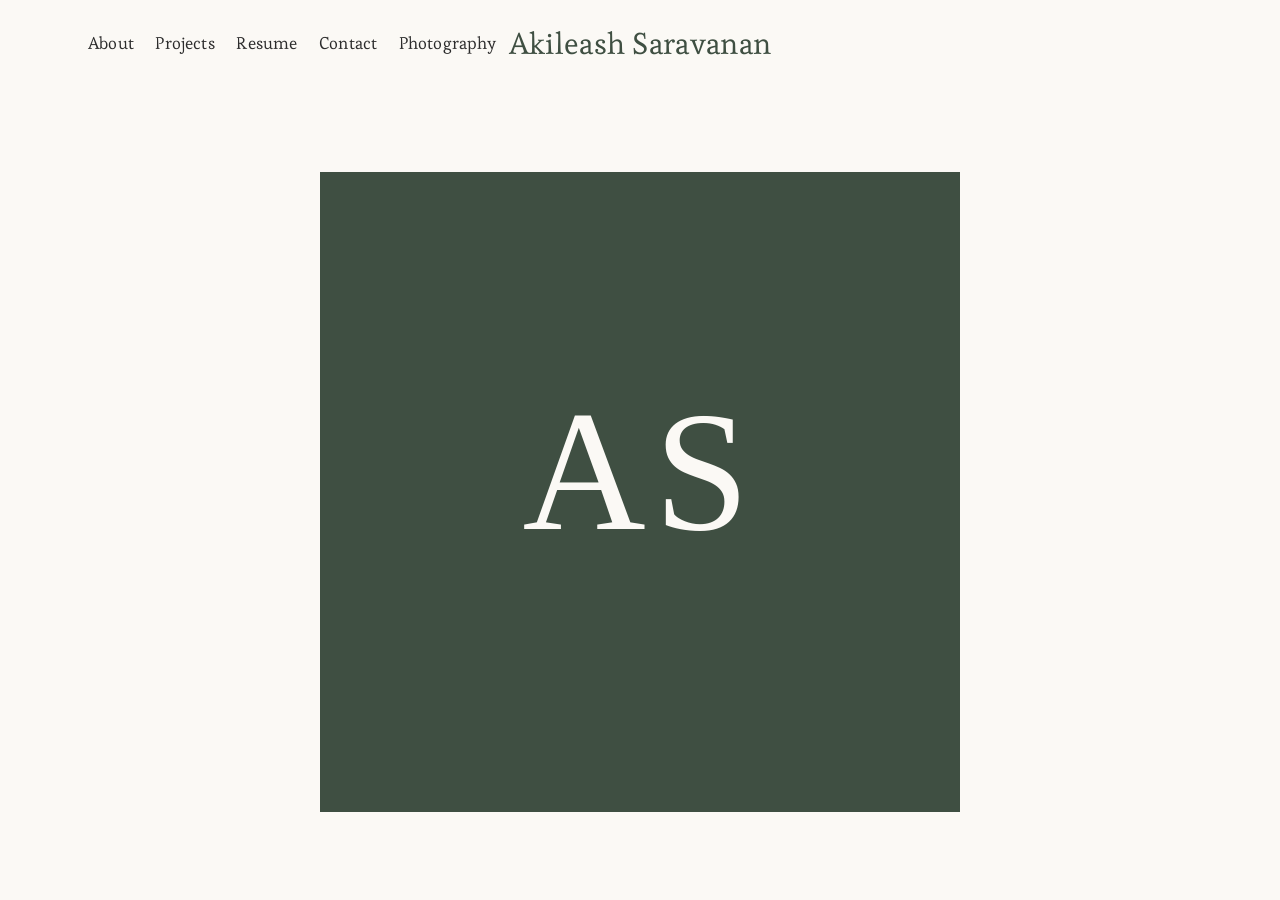
<file: index.html>
<!DOCTYPE html>
<html lang="en">
  <head>
    <meta charset="UTF-8" />
    <meta name="viewport" content="width=device-width, initial-scale=1" />
    <title>Akileash Saravanan</title>
    <meta
      name="description"
      content="Akileash Saravanan - Electrical Engineering (Co-op) student at the University of Alberta. Edmonton, Alberta."
    />
    <link rel="preconnect" href="https://fonts.googleapis.com" />
    <link rel="preconnect" href="https://fonts.gstatic.com" crossorigin />
    <link
      href="https://fonts.googleapis.com/css2?family=Esteban&family=Poppins:wght@400;500;600&display=swap"
      rel="stylesheet"
    />
    <link rel="stylesheet" href="css/styles.css" />
  </head>
  <body class="page-home">
    <header class="site-header">
      <nav class="site-nav" aria-label="Primary">
        <ul class="nav-list">
          <li><a href="about.html">About</a></li>
          <li><a href="projects.html">Projects</a></li>
          <li><a href="resume.html">Resume</a></li>
          <li><a href="contact.html">Contact</a></li>
          <li><a href="photography.html">Photography</a></li>
        </ul>
      </nav>
      <a class="site-title" href="index.html">Akileash Saravanan</a>
    </header>

    <main>
      <section class="hero" aria-label="Featured portrait">
        <div class="hero-frame">
          <!-- Drop your headshot at images/portrait.jpg to replace this placeholder -->
          <img
            src="images/portrait.svg"
            alt="Akileash Saravanan"
            width="1200"
            height="1200"
          />
        </div>
      </section>
    </main>

    <script src="js/main.js"></script>
  </body>
</html>
</file>
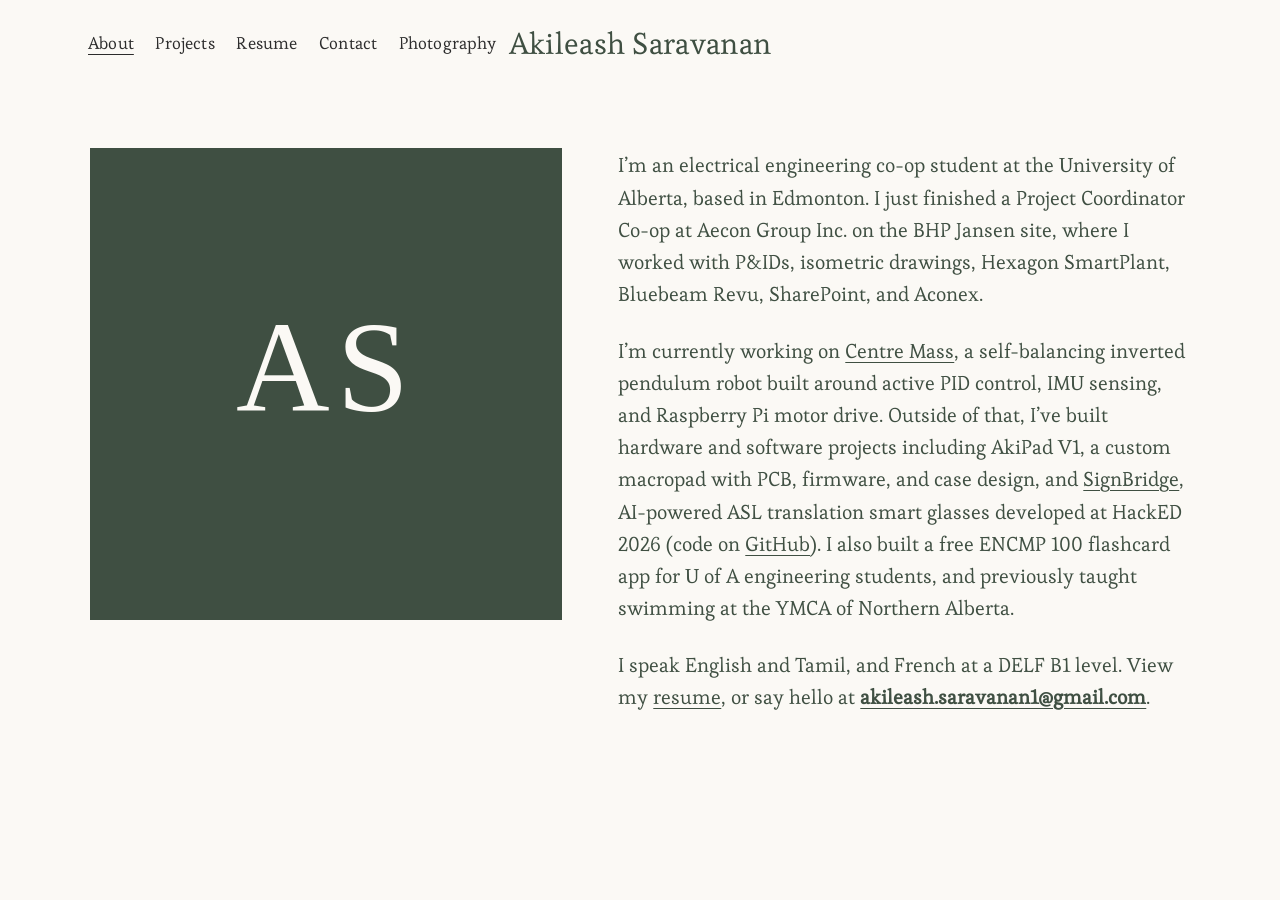
<file: about.html>
<!DOCTYPE html>
<html lang="en">
  <head>
    <meta charset="UTF-8" />
    <meta name="viewport" content="width=device-width, initial-scale=1" />
    <title>About - Akileash Saravanan</title>
    <meta
      name="description"
      content="About Akileash Saravanan - Electrical Engineering Co-op student at UAlberta."
    />
    <link rel="preconnect" href="https://fonts.googleapis.com" />
    <link rel="preconnect" href="https://fonts.gstatic.com" crossorigin />
    <link
      href="https://fonts.googleapis.com/css2?family=Esteban&family=Poppins:wght@400;500;600&display=swap"
      rel="stylesheet"
    />
    <link rel="stylesheet" href="css/styles.css" />
  </head>
  <body>
    <header class="site-header">
      <nav class="site-nav" aria-label="Primary">
        <ul class="nav-list">
          <li><a href="about.html" aria-current="page">About</a></li>
          <li><a href="projects.html">Projects</a></li>
          <li><a href="resume.html">Resume</a></li>
          <li><a href="contact.html">Contact</a></li>
          <li><a href="photography.html">Photography</a></li>
        </ul>
      </nav>
      <a class="site-title" href="index.html">Akileash Saravanan</a>
    </header>

    <main class="page-about">
      <div class="about-layout">
        <figure class="about-photo">
          <img
            src="images/about-placeholder.svg"
            alt="AS - Akileash Saravanan"
            width="800"
            height="800"
          />
        </figure>
        <div class="about-copy">
          <p>
            I’m an electrical engineering co-op student at the University of
            Alberta, based in Edmonton. I just finished a Project Coordinator
            Co-op at Aecon Group Inc. on the BHP Jansen site, where I worked
            with P&amp;IDs, isometric drawings, Hexagon SmartPlant, Bluebeam
            Revu, SharePoint, and Aconex.
          </p>
          <p>
            I’m currently working on
            <a href="projects.html">Centre Mass</a>, a self-balancing inverted
            pendulum robot built around active PID control, IMU sensing, and
            Raspberry Pi motor drive. Outside of that, I’ve built hardware and
            software projects including AkiPad V1, a custom macropad with PCB,
            firmware, and case design, and
            <a
              href="https://devpost.com/software/yeti-fc_asl-glasses"
              target="_blank"
              rel="noopener"
              >SignBridge</a
            >, AI-powered ASL translation smart glasses developed at HackED
            2026 (code on
            <a
              href="https://github.com/harsituni/yeti-hacked"
              target="_blank"
              rel="noopener"
              >GitHub</a
            >). I also built a free ENCMP 100 flashcard app for U of A
            engineering students, and previously taught swimming at the YMCA of
            Northern Alberta.
          </p>
          <p>
            I speak English and Tamil, and French at a DELF B1 level. View my
            <a href="resume.html">resume</a>, or say hello at
            <a href="mailto:akileash.saravanan1@gmail.com"
              ><strong>akileash.saravanan1@gmail.com</strong></a
            >.
          </p>
        </div>
      </div>
    </main>

    <script src="js/main.js"></script>
  </body>
</html>
</file>
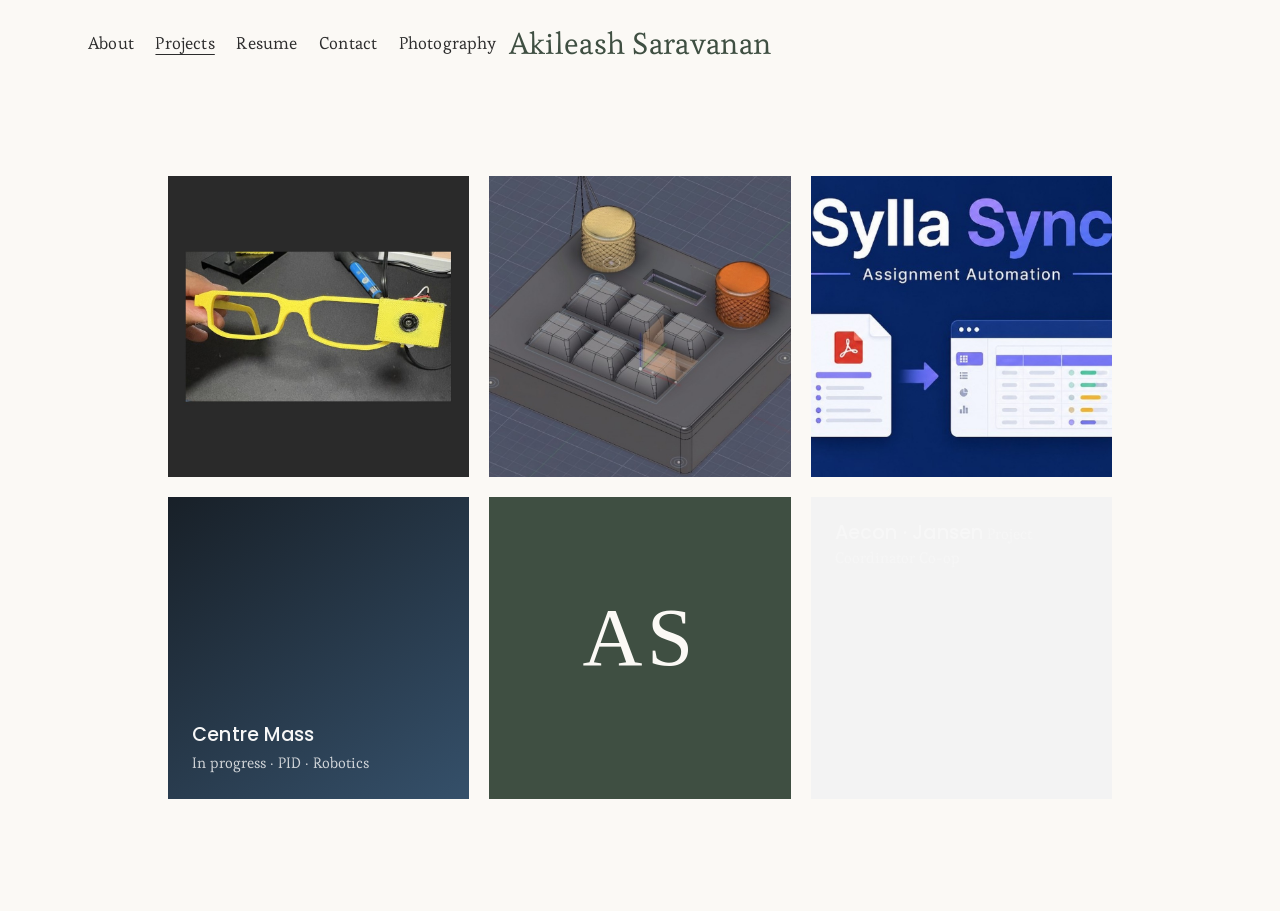
<file: projects.html>
<!DOCTYPE html>
<html lang="en">
  <head>
    <meta charset="UTF-8" />
    <meta name="viewport" content="width=device-width, initial-scale=1" />
    <title>Projects - Akileash Saravanan</title>
    <meta
      name="description"
      content="Projects by Akileash Saravanan - Sylla Sync, AkiPad, SignBridge, and more."
    />
    <link rel="preconnect" href="https://fonts.googleapis.com" />
    <link rel="preconnect" href="https://fonts.gstatic.com" crossorigin />
    <link
      href="https://fonts.googleapis.com/css2?family=Esteban&family=Poppins:wght@400;500;600&display=swap"
      rel="stylesheet"
    />
    <link rel="stylesheet" href="css/styles.css" />
  </head>
  <body>
    <header class="site-header">
      <nav class="site-nav" aria-label="Primary">
        <ul class="nav-list">
          <li><a href="about.html">About</a></li>
          <li><a href="projects.html" aria-current="page">Projects</a></li>
          <li><a href="resume.html">Resume</a></li>
          <li><a href="contact.html">Contact</a></li>
          <li><a href="photography.html">Photography</a></li>
        </ul>
      </nav>
      <a class="site-title" href="index.html">Akileash Saravanan</a>
    </header>

    <main class="page-work">
      <ul class="work-grid">
        <li class="work-card">
          <button
            type="button"
            class="work-media work-media--signbridge project-trigger"
            data-project="signbridge"
            aria-haspopup="dialog"
            aria-label="SignBridge - ASL, computer vision, HackED 2026"
          >
            <img
              src="images/signbridge.jpg"
              alt="SignBridge 3D-printed yellow ASL glasses with forward camera module"
              width="1000"
              height="1000"
            />
            <span class="work-media__caption">
              <span class="work-tile__label">SignBridge</span>
              <span class="work-tile__meta">ASL · CV · HackED 2026</span>
            </span>
          </button>
        </li>
        <li class="work-card">
          <button
            type="button"
            class="work-media project-trigger"
            data-project="akipad"
            aria-haspopup="dialog"
            aria-label="AkiPad V1 - PCB, KiCAD, KMK"
          >
            <img
              src="images/akipad.jpg"
              alt="AkiPad V1 CAD model - six keys, dual encoders, and OLED cutout"
              width="1000"
              height="1000"
            />
            <span class="work-media__caption">
              <span class="work-tile__label">AkiPad V1</span>
              <span class="work-tile__meta">PCB · KiCAD · KMK</span>
            </span>
          </button>
        </li>
        <li class="work-card">
          <button
            type="button"
            class="work-media work-media--syllasync project-trigger"
            data-project="syllasync"
            aria-haspopup="dialog"
            aria-label="Sylla Sync - Canvas, Python, Sheets"
          >
            <img
              src="images/syllasync.jpg"
              alt="Sylla Sync - Canvas to PDF to dashboard to Discord workflow"
              width="1000"
              height="1000"
            />
            <span class="work-media__caption">
              <span class="work-tile__label">Sylla Sync</span>
              <span class="work-tile__meta">Canvas · Python · Sheets</span>
            </span>
          </button>
        </li>
        <li class="work-card">
          <button
            type="button"
            class="work-tile work-tile--7 project-trigger"
            data-project="centremass"
            aria-haspopup="dialog"
            aria-label="Centre Mass - in progress, PID, robotics"
          >
            <span class="work-tile__label">Centre Mass</span>
            <span class="work-tile__meta">In progress · PID · Robotics</span>
          </button>
        </li>
        <li class="work-card">
          <button
            type="button"
            class="work-media project-trigger"
            data-project="website"
            aria-haspopup="dialog"
            aria-label="Personal Website - HTML, CSS, JS"
          >
            <img
              src="images/about-placeholder.svg"
              alt="Personal Website - AS monogram"
              width="1000"
              height="1000"
            />
            <span class="work-media__caption">
              <span class="work-tile__label">Personal Website</span>
              <span class="work-tile__meta">HTML · CSS · JS</span>
            </span>
          </button>
        </li>
        <li class="work-card">
          <a
            class="work-tile work-tile--4"
            href="resume.html"
            aria-label="Aecon Jansen - Project Coordinator Co-op"
          >
            <span class="work-tile__label">Aecon · Jansen</span>
            <span class="work-tile__meta">Project Coordinator Co-op</span>
          </a>
        </li>
      </ul>
    </main>

    <div
      id="project-modal"
      class="project-modal"
      hidden
      role="dialog"
      aria-modal="true"
      aria-labelledby="project-modal-title"
    >
      <div class="project-modal__backdrop" data-close-modal></div>
      <div class="project-modal__box">
        <button
          type="button"
          class="project-modal__close"
          data-close-modal
          aria-label="Close"
        >
          ×
        </button>
        <div class="project-modal__media" hidden>
          <img class="project-modal__img" alt="" />
        </div>
        <div class="project-modal__body">
          <h2 id="project-modal-title" class="project-modal__title"></h2>
          <p class="project-modal__text"></p>
          <div class="project-modal__links"></div>
        </div>
      </div>
    </div>

    <script src="js/main.js"></script>
  </body>
</html>
</file>
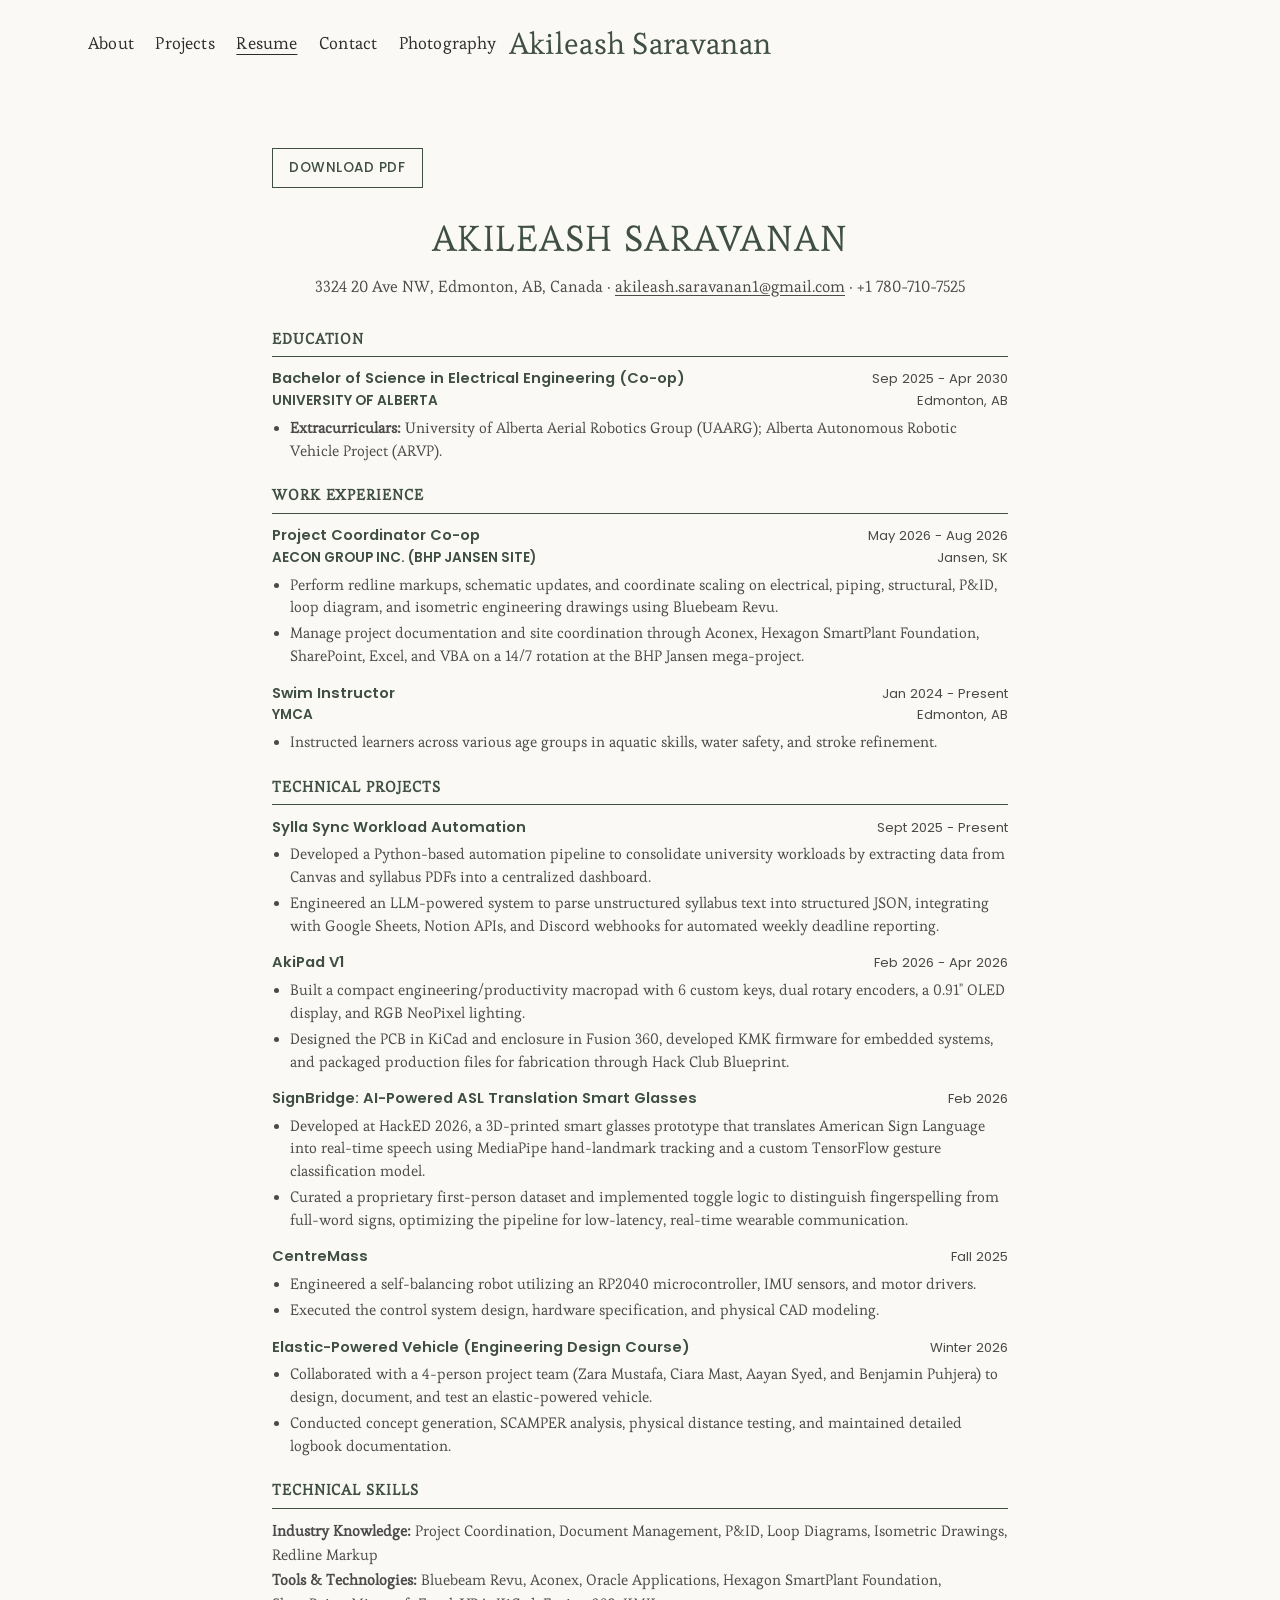
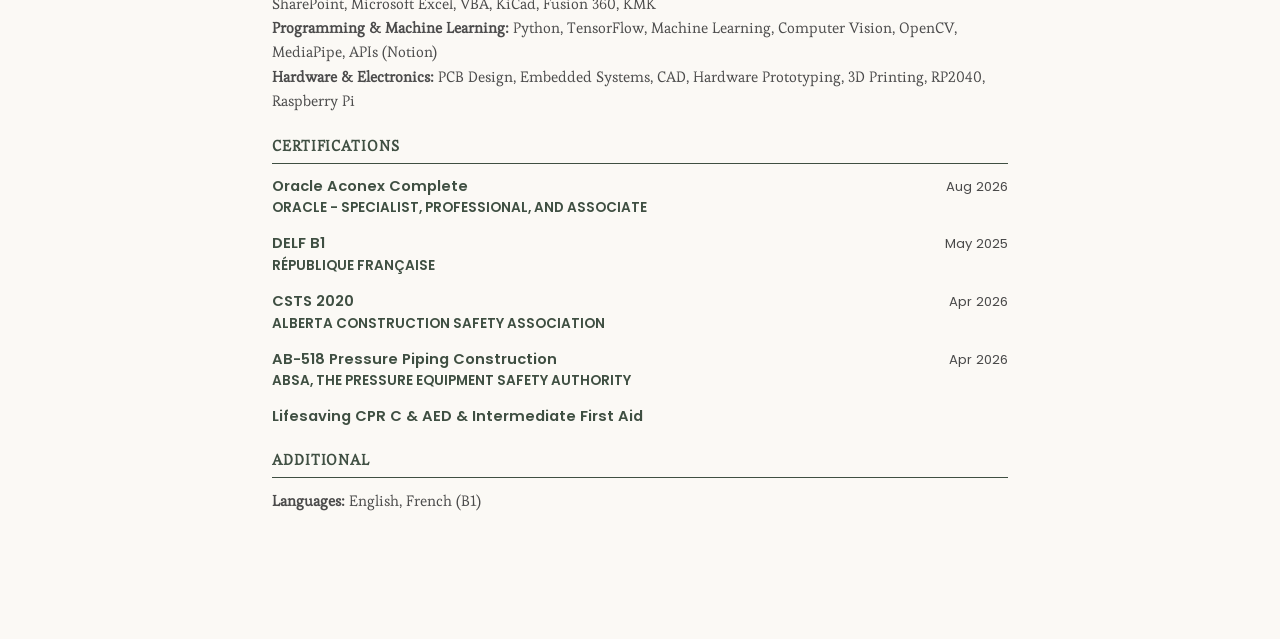
<file: resume.html>
<!DOCTYPE html>
<html lang="en">
  <head>
    <meta charset="UTF-8" />
    <meta name="viewport" content="width=device-width, initial-scale=1" />
    <title>Resume - Akileash Saravanan</title>
    <meta
      name="description"
      content="Resume of Akileash Saravanan - Electrical Engineering Co-op student at the University of Alberta."
    />
    <link rel="preconnect" href="https://fonts.googleapis.com" />
    <link rel="preconnect" href="https://fonts.gstatic.com" crossorigin />
    <link
      href="https://fonts.googleapis.com/css2?family=Esteban&family=Poppins:wght@400;500;600&display=swap"
      rel="stylesheet"
    />
    <link rel="stylesheet" href="css/styles.css" />
  </head>
  <body>
    <header class="site-header">
      <nav class="site-nav" aria-label="Primary">
        <ul class="nav-list">
          <li><a href="about.html">About</a></li>
          <li><a href="projects.html">Projects</a></li>
          <li><a href="resume.html" aria-current="page">Resume</a></li>
          <li><a href="contact.html">Contact</a></li>
          <li><a href="photography.html">Photography</a></li>
        </ul>
      </nav>
      <a class="site-title" href="index.html">Akileash Saravanan</a>
    </header>

    <main class="page-resume">
      <div class="resume-inner">
        <div class="resume-actions">
          <a
            class="resume-download"
            href="files/Akileash-Saravanan-Resume.pdf"
            download
            >Download PDF</a
          >
        </div>

        <header class="resume-header">
          <h1 class="resume-name">Akileash Saravanan</h1>
          <p class="resume-contact">
            3324 20 Ave NW, Edmonton, AB, Canada ·
            <a href="mailto:akileash.saravanan1@gmail.com"
              >akileash.saravanan1@gmail.com</a
            >
            · +1 780-710-7525
          </p>
        </header>

        <section class="resume-section">
          <h2>Education</h2>
          <div class="resume-entry">
            <div class="resume-entry__row">
              <span class="resume-entry__title"
                >Bachelor of Science in Electrical Engineering (Co-op)</span
              >
              <span class="resume-entry__date">Sep 2025 - Apr 2030</span>
            </div>
            <div class="resume-entry__row">
              <span class="resume-entry__org">University of Alberta</span>
              <span class="resume-entry__loc">Edmonton, AB</span>
            </div>
            <ul>
              <li>
                <strong>Extracurriculars:</strong> University of Alberta Aerial
                Robotics Group (UAARG); Alberta Autonomous Robotic Vehicle
                Project (ARVP).
              </li>
            </ul>
          </div>
        </section>

        <section class="resume-section">
          <h2>Work Experience</h2>
          <div class="resume-entry">
            <div class="resume-entry__row">
              <span class="resume-entry__title"
                >Project Coordinator Co-op</span
              >
              <span class="resume-entry__date">May 2026 - Aug 2026</span>
            </div>
            <div class="resume-entry__row">
              <span class="resume-entry__org"
                >Aecon Group Inc. (BHP Jansen Site)</span
              >
              <span class="resume-entry__loc">Jansen, SK</span>
            </div>
            <ul>
              <li>
                Perform redline markups, schematic updates, and coordinate
                scaling on electrical, piping, structural, P&amp;ID, loop
                diagram, and isometric engineering drawings using Bluebeam
                Revu.
              </li>
              <li>
                Manage project documentation and site coordination through
                Aconex, Hexagon SmartPlant Foundation, SharePoint, Excel, and
                VBA on a 14/7 rotation at the BHP Jansen mega-project.
              </li>
            </ul>
          </div>
          <div class="resume-entry">
            <div class="resume-entry__row">
              <span class="resume-entry__title">Swim Instructor</span>
              <span class="resume-entry__date">Jan 2024 - Present</span>
            </div>
            <div class="resume-entry__row">
              <span class="resume-entry__org">YMCA</span>
              <span class="resume-entry__loc">Edmonton, AB</span>
            </div>
            <ul>
              <li>
                Instructed learners across various age groups in aquatic
                skills, water safety, and stroke refinement.
              </li>
            </ul>
          </div>
        </section>

        <section class="resume-section">
          <h2>Technical Projects</h2>
          <div class="resume-entry">
            <div class="resume-entry__row">
              <span class="resume-entry__title"
                >Sylla Sync Workload Automation</span
              >
              <span class="resume-entry__date">Sept 2025 - Present</span>
            </div>
            <ul>
              <li>
                Developed a Python-based automation pipeline to consolidate
                university workloads by extracting data from Canvas and syllabus
                PDFs into a centralized dashboard.
              </li>
              <li>
                Engineered an LLM-powered system to parse unstructured syllabus
                text into structured JSON, integrating with Google Sheets,
                Notion APIs, and Discord webhooks for automated weekly deadline
                reporting.
              </li>
            </ul>
          </div>
          <div class="resume-entry">
            <div class="resume-entry__row">
              <span class="resume-entry__title">AkiPad V1</span>
              <span class="resume-entry__date">Feb 2026 - Apr 2026</span>
            </div>
            <ul>
              <li>
                Built a compact engineering/productivity macropad with 6 custom
                keys, dual rotary encoders, a 0.91" OLED display, and RGB
                NeoPixel lighting.
              </li>
              <li>
                Designed the PCB in KiCad and enclosure in Fusion 360, developed
                KMK firmware for embedded systems, and packaged production files
                for fabrication through Hack Club Blueprint.
              </li>
            </ul>
          </div>
          <div class="resume-entry">
            <div class="resume-entry__row">
              <span class="resume-entry__title"
                >SignBridge: AI-Powered ASL Translation Smart Glasses</span
              >
              <span class="resume-entry__date">Feb 2026</span>
            </div>
            <ul>
              <li>
                Developed at HackED 2026, a 3D-printed smart glasses prototype
                that translates American Sign Language into real-time speech
                using MediaPipe hand-landmark tracking and a custom TensorFlow
                gesture classification model.
              </li>
              <li>
                Curated a proprietary first-person dataset and implemented
                toggle logic to distinguish fingerspelling from full-word
                signs, optimizing the pipeline for low-latency, real-time
                wearable communication.
              </li>
            </ul>
          </div>
          <div class="resume-entry">
            <div class="resume-entry__row">
              <span class="resume-entry__title">CentreMass</span>
              <span class="resume-entry__date">Fall 2025</span>
            </div>
            <ul>
              <li>
                Engineered a self-balancing robot utilizing an RP2040
                microcontroller, IMU sensors, and motor drivers.
              </li>
              <li>
                Executed the control system design, hardware specification, and
                physical CAD modeling.
              </li>
            </ul>
          </div>
          <div class="resume-entry">
            <div class="resume-entry__row">
              <span class="resume-entry__title"
                >Elastic-Powered Vehicle (Engineering Design Course)</span
              >
              <span class="resume-entry__date">Winter 2026</span>
            </div>
            <ul>
              <li>
                Collaborated with a 4-person project team (Zara Mustafa, Ciara
                Mast, Aayan Syed, and Benjamin Puhjera) to design, document, and
                test an elastic-powered vehicle.
              </li>
              <li>
                Conducted concept generation, SCAMPER analysis, physical
                distance testing, and maintained detailed logbook
                documentation.
              </li>
            </ul>
          </div>
        </section>

        <section class="resume-section">
          <h2>Technical Skills</h2>
          <p class="resume-skills">
            <strong>Industry Knowledge:</strong> Project Coordination, Document
            Management, P&amp;ID, Loop Diagrams, Isometric Drawings, Redline
            Markup<br />
            <strong>Tools &amp; Technologies:</strong> Bluebeam Revu, Aconex,
            Oracle Applications, Hexagon SmartPlant Foundation, SharePoint,
            Microsoft Excel, VBA, KiCad, Fusion 360, KMK<br />
            <strong>Programming &amp; Machine Learning:</strong> Python,
            TensorFlow, Machine Learning, Computer Vision, OpenCV, MediaPipe,
            APIs (Notion)<br />
            <strong>Hardware &amp; Electronics:</strong> PCB Design, Embedded
            Systems, CAD, Hardware Prototyping, 3D Printing, RP2040, Raspberry
            Pi
          </p>
        </section>

        <section class="resume-section">
          <h2>Certifications</h2>
          <div class="resume-entry">
            <div class="resume-entry__row">
              <span class="resume-entry__title">Oracle Aconex Complete</span>
              <span class="resume-entry__date">Aug 2026</span>
            </div>
            <div class="resume-entry__row">
              <span class="resume-entry__org"
                >Oracle - Specialist, Professional, and Associate</span
              >
            </div>
          </div>
          <div class="resume-entry">
            <div class="resume-entry__row">
              <span class="resume-entry__title">DELF B1</span>
              <span class="resume-entry__date">May 2025</span>
            </div>
            <div class="resume-entry__row">
              <span class="resume-entry__org">République française</span>
            </div>
          </div>
          <div class="resume-entry">
            <div class="resume-entry__row">
              <span class="resume-entry__title">CSTS 2020</span>
              <span class="resume-entry__date">Apr 2026</span>
            </div>
            <div class="resume-entry__row">
              <span class="resume-entry__org"
                >Alberta Construction Safety Association</span
              >
            </div>
          </div>
          <div class="resume-entry">
            <div class="resume-entry__row">
              <span class="resume-entry__title"
                >AB-518 Pressure Piping Construction</span
              >
              <span class="resume-entry__date">Apr 2026</span>
            </div>
            <div class="resume-entry__row">
              <span class="resume-entry__org"
                >ABSA, the Pressure Equipment Safety Authority</span
              >
            </div>
          </div>
          <div class="resume-entry">
            <div class="resume-entry__row">
              <span class="resume-entry__title"
                >Lifesaving CPR C &amp; AED &amp; Intermediate First Aid</span
              >
            </div>
          </div>
        </section>

        <section class="resume-section">
          <h2>Additional</h2>
          <p class="resume-skills">
            <strong>Languages:</strong> English, French (B1)
          </p>
        </section>
      </div>
    </main>

    <script src="js/main.js"></script>
  </body>
</html>
</file>
<file: css/styles.css>
:root {
  --bg: #fbf9f5;
  --ink: #2c2c2c;
  --ink-muted: #4a4a4a;
  --brand: #3f4f42;
  --border: #ebe6dc;
  --pad: clamp(1.5rem, 7vw, 5.5rem);
  --max: 1500px;
  --about-max: 42rem;
  --work-max: 1120px;
  --header-h: 5.25rem;
  --ease: cubic-bezier(0.22, 1, 0.36, 1);
  --font-ui: "Poppins", system-ui, sans-serif;
  --font-body: "Esteban", "Georgia", serif;
}

*,
*::before,
*::after {
  box-sizing: border-box;
}

html {
  scroll-behavior: smooth;
}

body {
  margin: 0;
  min-height: 100vh;
  background: var(--bg);
  color: var(--ink);
  font-family: var(--font-ui);
  font-weight: 400;
  line-height: 1.5;
  -webkit-font-smoothing: antialiased;
}

body.is-locked {
  overflow: hidden;
}

img {
  display: block;
  max-width: 100%;
  height: auto;
}

a {
  color: inherit;
  text-decoration: none;
}

button {
  font: inherit;
  color: inherit;
  background: none;
  border: 0;
  padding: 0;
  cursor: pointer;
}

/* --- Header --- */
.site-header {
  position: sticky;
  top: 0;
  z-index: 40;
  min-height: var(--header-h);
  display: flex;
  align-items: center;
  padding: 1.75rem var(--pad) 1.5rem;
  background: rgba(251, 249, 245, 0.94);
  backdrop-filter: blur(10px);
  -webkit-backdrop-filter: blur(10px);
}

.site-nav {
  position: relative;
  z-index: 1;
}

.nav-list {
  list-style: none;
  margin: 0;
  padding: 0;
  display: flex;
  flex-wrap: wrap;
  align-items: center;
  gap: 0.85rem 1.35rem;
}

.nav-list a {
  font-family: var(--font-body);
  font-size: clamp(0.92rem, 1.4vw, 1.05rem);
  color: var(--ink);
  letter-spacing: 0.01em;
}

.nav-list a:hover,
.nav-list a[aria-current="page"] {
  text-decoration: underline;
  text-underline-offset: 0.3em;
}

.site-title {
  position: absolute;
  left: 50%;
  transform: translateX(-50%);
  font-family: var(--font-body);
  font-size: clamp(1.35rem, 2.6vw, 1.85rem);
  font-weight: 400;
  letter-spacing: 0.01em;
  color: var(--brand);
  white-space: nowrap;
}

@media (max-width: 820px) {
  .site-header {
    flex-direction: column;
    justify-content: center;
    gap: 0.85rem;
    min-height: auto;
    padding: 1.1rem var(--pad) 1.25rem;
  }

  .site-title {
    position: static;
    transform: none;
    order: -1;
  }

  .nav-list {
    justify-content: center;
    gap: 0.65rem 1.1rem;
  }
}

/* --- Home hero --- */
.page-home {
  min-height: calc(100vh - var(--header-h));
}

.hero {
  min-height: calc(100vh - var(--header-h));
  display: flex;
  align-items: center;
  justify-content: center;
  padding: clamp(1.5rem, 5vw, 3.5rem) var(--pad);
}

.hero-frame {
  width: min(72vmin, 640px);
  aspect-ratio: 1;
  opacity: 0;
  transform: scale(0.985) translateY(10px);
  animation: hero-in 1s var(--ease) 0.15s forwards;
}

.hero-frame img {
  width: 100%;
  height: 100%;
  object-fit: cover;
}

@keyframes hero-in {
  to {
    opacity: 1;
    transform: none;
  }
}

/* --- About --- */
.page-about {
  padding: clamp(2rem, 6vw, 4rem) var(--pad) clamp(4rem, 10vw, 6.5rem);
}

.about-layout {
  max-width: 1100px;
  margin: 0 auto;
  display: grid;
  grid-template-columns: minmax(240px, 0.95fr) minmax(280px, 1.15fr);
  gap: clamp(1.75rem, 5vw, 3.5rem);
  align-items: start;
  opacity: 0;
  transform: translateY(14px);
  animation: fade-up 0.85s var(--ease) 0.1s forwards;
}

.about-photo {
  margin: 0;
  aspect-ratio: 1;
  overflow: hidden;
  background: #e6e2d8;
}

.about-photo img {
  width: 100%;
  height: 100%;
  object-fit: cover;
}

.about-copy {
  padding-top: 0.15rem;
}

.about-copy p {
  font-family: var(--font-body);
  font-size: clamp(1.05rem, 1.85vw, 1.22rem);
  line-height: 1.65;
  color: var(--brand);
  margin: 0 0 1.25em;
}

.about-copy p:last-child {
  margin-bottom: 0;
}

.about-copy a {
  text-decoration: underline;
  text-underline-offset: 0.2em;
}

.about-copy a:hover {
  opacity: 0.65;
}

.about-copy strong {
  font-weight: 700;
}

@media (max-width: 800px) {
  .about-layout {
    grid-template-columns: 1fr;
    max-width: 28rem;
  }

  .about-photo {
    max-width: 22rem;
    margin: 0 auto;
    width: 100%;
  }
}

/* --- Work grid --- */
.page-work {
  padding: clamp(3.5rem, 8vw, 5.75rem) var(--pad) clamp(4.5rem, 11vw, 7rem);
  max-width: var(--work-max);
  width: 100%;
  margin: 0 auto;
  box-sizing: border-box;
}

.work-grid {
  display: grid;
  grid-template-columns: 1fr;
  gap: clamp(0.9rem, 1.6vw, 1.25rem);
  list-style: none;
  margin: 0;
  padding: 0;
}

@media (min-width: 560px) {
  .work-grid {
    grid-template-columns: repeat(2, 1fr);
  }
}

@media (min-width: 860px) {
  .work-grid {
    grid-template-columns: repeat(3, 1fr);
  }
}

.work-card {
  opacity: 0;
  transform: translateY(16px);
  animation: fade-up 0.7s var(--ease) forwards;
}

.work-card:nth-child(1) { animation-delay: 0.05s; }
.work-card:nth-child(2) { animation-delay: 0.1s; }
.work-card:nth-child(3) { animation-delay: 0.15s; }
.work-card:nth-child(4) { animation-delay: 0.2s; }
.work-card:nth-child(5) { animation-delay: 0.25s; }
.work-card:nth-child(6) { animation-delay: 0.3s; }
.work-card:nth-child(7) { animation-delay: 0.35s; }
.work-card:nth-child(8) { animation-delay: 0.4s; }
.work-card:nth-child(9) { animation-delay: 0.45s; }
.work-card:nth-child(10) { animation-delay: 0.5s; }
.work-card:nth-child(11) { animation-delay: 0.55s; }
.work-card:nth-child(12) { animation-delay: 0.6s; }

.work-card a {
  display: block;
  aspect-ratio: 1;
  overflow: hidden;
  background: #f3f3f3;
}

.work-card img {
  width: 100%;
  height: 100%;
  object-fit: cover;
  transition: transform 0.55s var(--ease);
}

.work-card a:hover img {
  transform: scale(1.04);
}

.work-tile {
  display: flex;
  flex-direction: column;
  justify-content: flex-end;
  gap: 0.35rem;
  aspect-ratio: 1;
  width: 100%;
  padding: clamp(1rem, 3vw, 1.5rem);
  color: #f7f7f7;
  transition: transform 0.55s var(--ease), filter 0.35s ease;
}

.work-tile:hover {
  transform: scale(1.02);
  filter: brightness(1.06);
}

.work-tile__label {
  font-family: var(--font-ui);
  font-size: clamp(1rem, 2.2vw, 1.2rem);
  font-weight: 500;
  letter-spacing: 0.01em;
  line-height: 1.2;
}

.work-tile__meta {
  font-family: var(--font-body);
  font-size: clamp(0.85rem, 1.6vw, 0.95rem);
  opacity: 0.82;
}

button.work-tile {
  width: 100%;
  text-align: left;
  cursor: pointer;
}

.work-tile--1 { background: linear-gradient(145deg, #1c1c1c, #3a3a3a); }
.work-tile--2 { background: linear-gradient(145deg, #15202b, #2f4a63); }
.work-tile--3 { background: linear-gradient(145deg, #1e2a1e, #3d5a3d); }
.work-tile--4 { background: linear-gradient(145deg, #2a2118, #5a4630); }
.work-tile--5 { background: linear-gradient(145deg, #1a2428, #3d555c); }
.work-tile--6 { background: linear-gradient(145deg, #241828, #4a3558); }
.work-tile--7 { background: linear-gradient(145deg, #182028, #35506a); }
.work-tile--8 { background: linear-gradient(145deg, #111111, #2e2e2e); }

.work-media {
  position: relative;
  display: block;
  aspect-ratio: 1;
  overflow: hidden;
  background: #111;
}

.work-media img {
  width: 100%;
  height: 100%;
  object-fit: cover;
  transition: transform 0.55s var(--ease);
}

.work-media:hover img {
  transform: scale(1.04);
}

.work-media--signbridge {
  background: #2a2a2a;
}

.work-media--signbridge img {
  object-fit: cover;
  object-position: center center;
}

.work-media--syllasync {
  background: #0b1c3a;
}

.work-media--syllasync img {
  object-fit: cover;
  object-position: center center;
}

.work-media__caption {
  position: absolute;
  left: 0;
  right: 0;
  bottom: 0;
  display: flex;
  flex-direction: column;
  gap: 0.2rem;
  padding: clamp(0.85rem, 2.5vw, 1.25rem);
  color: #f7f7f7;
  background: linear-gradient(transparent, rgba(0, 0, 0, 0.72));
  opacity: 0;
  transform: translateY(10px);
  transition: opacity 0.35s var(--ease), transform 0.35s var(--ease);
  pointer-events: none;
}

.work-media:hover .work-media__caption,
.work-media:focus-visible .work-media__caption,
.work-media:focus-within .work-media__caption {
  opacity: 1;
  transform: none;
}

.work-media .work-tile__meta {
  color: #f0f0f0;
}

@media (hover: none) {
  .work-media__caption {
    opacity: 1;
    transform: none;
  }
}

button.work-media {
  width: 100%;
  text-align: left;
  border: 0;
  padding: 0;
  cursor: pointer;
}

/* --- Project modal --- */
.project-modal {
  position: fixed;
  inset: 0;
  z-index: 50;
  display: flex;
  align-items: center;
  justify-content: center;
  padding: var(--pad);
  opacity: 0;
  visibility: hidden;
  transition: opacity 0.28s var(--ease), visibility 0.28s;
}

.project-modal.is-open {
  opacity: 1;
  visibility: visible;
}

.project-modal__backdrop {
  position: absolute;
  inset: 0;
  background: rgba(17, 17, 17, 0.55);
}

.project-modal__box {
  position: relative;
  z-index: 1;
  width: min(100%, 30rem);
  max-height: min(92vh, 52rem);
  overflow: auto;
  background: var(--bg);
  padding: 1.75rem 1.5rem 1.5rem;
  box-shadow: 0 18px 50px rgba(0, 0, 0, 0.18);
  transform: translateY(10px) scale(0.98);
  transition: transform 0.28s var(--ease);
}

.project-modal.has-media .project-modal__box {
  width: min(100%, 54rem);
  padding: 0;
  display: grid;
  grid-template-columns: 1.15fr 0.95fr;
  align-items: stretch;
}

.project-modal.is-open .project-modal__box {
  transform: none;
}

.project-modal__close {
  position: absolute;
  top: 0.55rem;
  right: 0.75rem;
  z-index: 2;
  width: 2.25rem;
  height: 2.25rem;
  display: inline-flex;
  align-items: center;
  justify-content: center;
  font-size: 1.5rem;
  line-height: 1;
  color: var(--ink);
  background: rgba(251, 249, 245, 0.88);
  opacity: 0.85;
}

.project-modal__close:hover {
  opacity: 1;
}

.project-modal__media {
  background: #1a1a1a;
  min-height: 14rem;
  display: flex;
  align-items: center;
  justify-content: center;
  padding: 1rem;
}

.project-modal__img {
  width: 100%;
  height: auto;
  max-height: min(70vh, 34rem);
  object-fit: contain;
  display: block;
}

.project-modal__body {
  padding: 1.75rem 1.5rem 1.5rem;
  display: flex;
  flex-direction: column;
  justify-content: center;
}

.project-modal:not(.has-media) .project-modal__body {
  padding: 0;
}

.project-modal__title {
  margin: 0 0 0.75rem;
  padding-right: 2rem;
  font-family: var(--font-ui);
  font-size: 1.15rem;
  font-weight: 500;
  letter-spacing: 0.01em;
}

.project-modal__text {
  margin: 0 0 1.25rem;
  font-family: var(--font-body);
  font-size: 1.05rem;
  line-height: 1.6;
  color: var(--ink-muted);
}

.project-modal__links {
  display: flex;
  flex-wrap: wrap;
  gap: 0.75rem 1.25rem;
}

.project-modal__links a {
  font-family: var(--font-ui);
  font-size: 0.9rem;
  font-weight: 500;
  text-decoration: underline;
  text-underline-offset: 0.25em;
}

.project-modal__links a:hover {
  opacity: 0.65;
}

@media (max-width: 800px) {
  .project-modal.has-media .project-modal__box {
    grid-template-columns: 1fr;
    width: min(100%, 28rem);
  }

  .project-modal__media {
    min-height: 12rem;
    padding: 0.75rem;
  }

  .project-modal__img {
    max-height: min(42vh, 18rem);
  }
}

/* --- Resume --- */
.page-resume {
  padding: clamp(2rem, 6vw, 4rem) var(--pad) clamp(4rem, 10vw, 6.5rem);
}

.resume-inner {
  max-width: 46rem;
  margin: 0 auto;
  opacity: 0;
  transform: translateY(14px);
  animation: fade-up 0.85s var(--ease) 0.1s forwards;
}

.resume-actions {
  margin-bottom: 1.5rem;
}

.resume-download {
  display: inline-block;
  font-family: var(--font-ui);
  font-size: 0.85rem;
  font-weight: 500;
  letter-spacing: 0.04em;
  text-transform: uppercase;
  padding: 0.55rem 1rem;
  border: 1px solid var(--brand);
  color: var(--brand);
  transition: background 0.25s ease, color 0.25s ease;
}

.resume-download:hover {
  background: var(--brand);
  color: var(--bg);
}

.resume-header {
  text-align: center;
  margin-bottom: 1.75rem;
}

.resume-name {
  margin: 0 0 0.5rem;
  font-family: var(--font-body);
  font-size: clamp(1.75rem, 4vw, 2.25rem);
  font-weight: 400;
  letter-spacing: 0.04em;
  color: var(--brand);
  text-transform: uppercase;
}

.resume-contact {
  margin: 0;
  font-family: var(--font-body);
  font-size: clamp(0.9rem, 1.6vw, 1rem);
  line-height: 1.6;
  color: var(--ink-muted);
}

.resume-contact a {
  text-decoration: underline;
  text-underline-offset: 0.2em;
}

.resume-section {
  margin-bottom: 1.35rem;
}

.resume-section h2 {
  margin: 0 0 0.65rem;
  padding-bottom: 0.35rem;
  font-family: var(--font-body);
  font-size: 0.95rem;
  font-weight: 700;
  letter-spacing: 0.06em;
  text-transform: uppercase;
  color: var(--brand);
  border-bottom: 1px solid var(--brand);
}

.resume-entry {
  margin-bottom: 0.85rem;
}

.resume-entry__row {
  display: flex;
  justify-content: space-between;
  align-items: baseline;
  gap: 1rem;
  margin-bottom: 0.1rem;
}

.resume-entry__title {
  font-family: var(--font-ui);
  font-size: 0.92rem;
  font-weight: 600;
  color: var(--brand);
}

.resume-entry__org {
  font-family: var(--font-ui);
  font-size: 0.85rem;
  font-weight: 600;
  text-transform: uppercase;
  color: var(--brand);
}

.resume-entry__date,
.resume-entry__loc {
  font-family: var(--font-ui);
  font-size: 0.82rem;
  color: var(--ink-muted);
  white-space: nowrap;
  flex-shrink: 0;
}

.resume-entry ul {
  margin: 0.35rem 0 0;
  padding-left: 1.15rem;
}

.resume-entry li {
  font-family: var(--font-body);
  font-size: 0.92rem;
  line-height: 1.55;
  color: var(--ink-muted);
  margin-bottom: 0.2rem;
}

.resume-skills {
  margin: 0;
  font-family: var(--font-body);
  font-size: 0.92rem;
  line-height: 1.65;
  color: var(--ink-muted);
}

@media (max-width: 640px) {
  .resume-entry__row {
    flex-direction: column;
    gap: 0.15rem;
  }

  .resume-entry__date,
  .resume-entry__loc {
    white-space: normal;
  }
}

/* --- Contact --- */
.page-contact {
  padding: clamp(2.5rem, 8vw, 5.5rem) var(--pad) clamp(4rem, 12vw, 7rem);
}

.contact-inner {
  max-width: var(--about-max);
  margin: 0 auto;
  opacity: 0;
  transform: translateY(14px);
  animation: fade-up 0.85s var(--ease) 0.1s forwards;
}

.contact-intro {
  font-family: var(--font-body);
  font-size: clamp(1.15rem, 2.2vw, 1.35rem);
  line-height: 1.65;
  color: var(--ink-muted);
  margin: 0 0 2.5rem;
}

.contact-list {
  list-style: none;
  margin: 0;
  padding: 0;
  display: grid;
  gap: 1.35rem;
}

.contact-list li {
  display: grid;
  gap: 0.25rem;
}

.contact-label {
  font-family: var(--font-ui);
  font-size: 0.75rem;
  font-weight: 500;
  letter-spacing: 0.08em;
  text-transform: uppercase;
  color: var(--ink);
}

.contact-list a,
.contact-list span:not(.contact-label) {
  font-family: var(--font-body);
  font-size: clamp(1.1rem, 2vw, 1.25rem);
  color: var(--ink-muted);
}

.contact-list a {
  text-decoration: underline;
  text-underline-offset: 0.2em;
}

.contact-list a:hover {
  opacity: 0.65;
}

/* --- Photography --- */
.page-photo {
  padding: clamp(1.5rem, 4vw, 2.5rem) var(--pad) clamp(3rem, 8vw, 5rem);
  max-width: var(--max);
  margin: 0 auto;
}

.photo-grid {
  list-style: none;
  margin: 0;
  padding: 0;
  columns: 1;
  column-gap: clamp(0.65rem, 1.5vw, 1rem);
}

@media (min-width: 640px) {
  .photo-grid {
    columns: 2;
  }
}

@media (min-width: 1000px) {
  .photo-grid {
    columns: 3;
  }
}

.photo-card {
  break-inside: avoid;
  margin: 0 0 clamp(0.65rem, 1.5vw, 1rem);
  overflow: hidden;
  background: #f3f3f3;
  opacity: 0;
  transform: translateY(16px);
  animation: fade-up 0.7s var(--ease) forwards;
}

.photo-card:nth-child(1) { animation-delay: 0.05s; }
.photo-card:nth-child(2) { animation-delay: 0.1s; }
.photo-card:nth-child(3) { animation-delay: 0.15s; }
.photo-card:nth-child(4) { animation-delay: 0.2s; }
.photo-card:nth-child(5) { animation-delay: 0.25s; }
.photo-card:nth-child(6) { animation-delay: 0.3s; }

.photo-card img {
  width: 100%;
  height: auto;
  transition: transform 0.55s var(--ease);
}

.photo-card:hover img {
  transform: scale(1.03);
}

@keyframes fade-up {
  to {
    opacity: 1;
    transform: none;
  }
}

@media (prefers-reduced-motion: reduce) {
  *,
  *::before,
  *::after {
    animation: none !important;
    transition: none !important;
  }

  .hero-frame,
  .about-layout,
  .contact-inner,
  .resume-inner,
  .work-card,
  .photo-card {
    opacity: 1;
    transform: none;
  }
}
</file>
